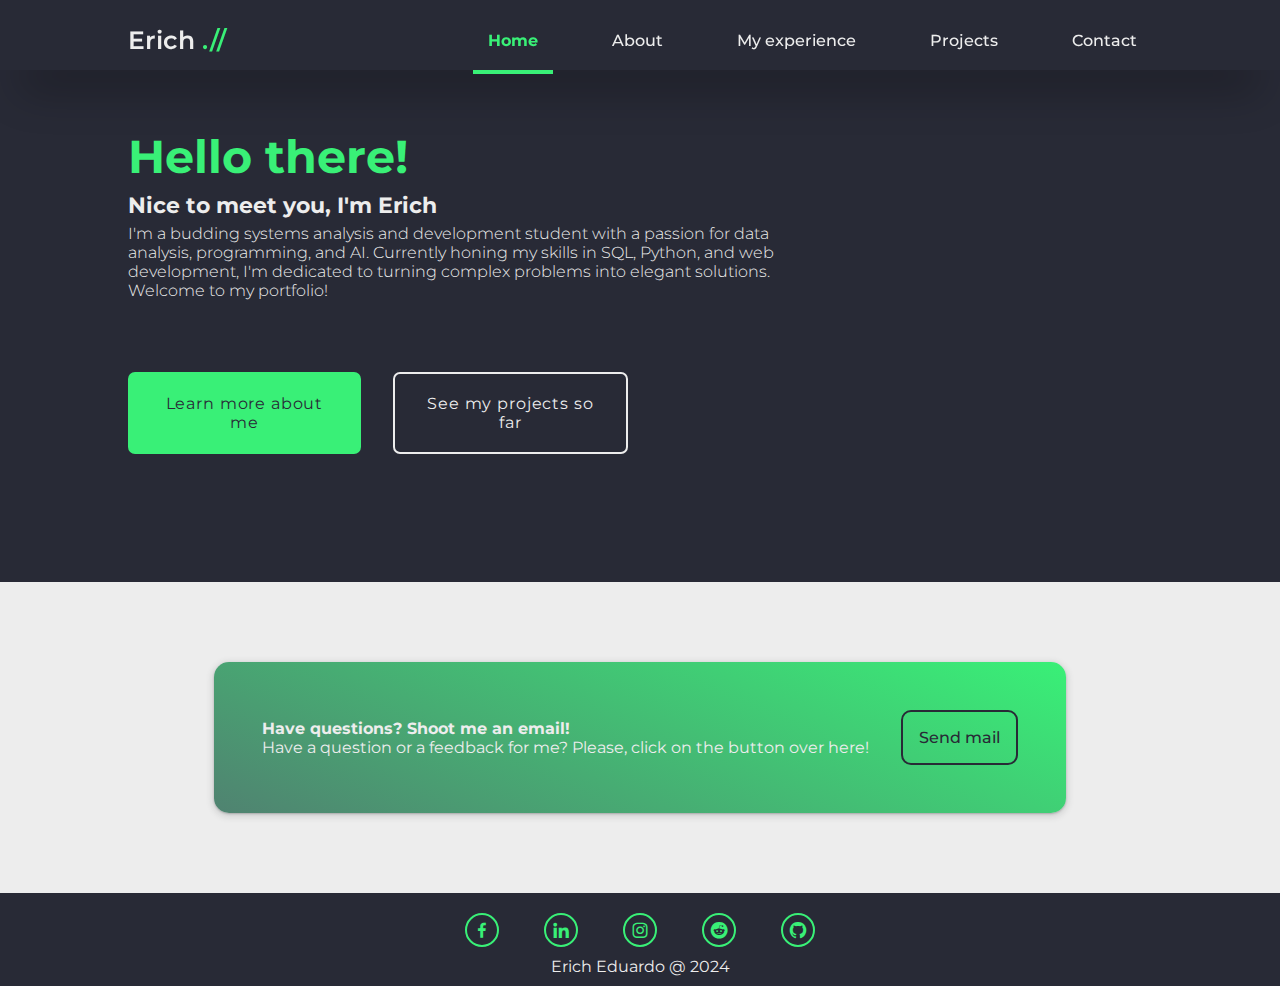
<file: index.html>
<!DOCTYPE html>
<html>
    <head>
        <meta charset="utf-8">
        <meta http-equiv="X-UA-Compatible" content="IE=edge">
        <title>Personal portfolio | Home</title>
        <meta name="description" content="">
        <meta name="viewport" content="width=device-width, initial-scale=1">
        <link rel="stylesheet" href="style/style.css">
        <link rel="preconnect" href="https://fonts.googleapis.com">
        <link rel="preconnect" href="https://fonts.gstatic.com" crossorigin>
        <link href="https://fonts.googleapis.com/css2?family=Montserrat:ital,wght@0,100..900;1,100..900&display=swap" rel="stylesheet">
        <link href='https://unpkg.com/boxicons@2.1.4/css/boxicons.min.css' rel='stylesheet'>
    </head>

    <body>
       <header class="header">
        <a href="index.html" class="logo">Erich <span class="dot">.//</span></a>
        <nav class="navbar">
            <a href="index.html" class="active menu-item">Home</a>
            <a href="pages/about.html" class="menu-item">About</a>
            <a href="pages/experience.html" class="menu-item">My experience</a>
            <a href="pages/projects.html" class="menu-item">Projects</a>
            <a href="pages/contact.html" class="menu-item">Contact</a>
        </nav>
        <button class="burger-menu"><i class='bx bx-menu'></i></button>
       </header>

        <section class="main">
            <div class="main-content">
                <h1 class="hello">Hello there!</h1>
                <h3 class="greeting">Nice to meet you, I'm Erich</h3>
                <p class="presentation">I'm a budding systems analysis and development student with a passion for data analysis, programming, and AI. Currently honing my skills in SQL, Python, and web development, I'm dedicated to turning complex problems into elegant solutions. Welcome to my portfolio!</p>
                <div class="button-box">
                    <a href="pages/about.html" class="about">Learn more about me</a>
                    <a href="pages/projects.html" class="projects">See my projects so far</a>
                </div>
            </div>            
        </section>

        <section class="call-section">
            <div class="box">
                <div class="text-box">
                <h4>Have questions? Shoot me an email!</h4>
                <p>Have a question or a feedback for me? Please, click on the button over here!</p>
                </div>  
                <a href="pages/contact.html">Send mail</a>
            </div>            
        </section>

        
        <footer class="footer">
            <div class="bottom-icon">
                 <a href="https://www.facebook.com/alan.wade.9634" target="_blank"><i class='bx bxl-facebook'></i></a>
                 <a href="https://www.linkedin.com/in/ericheduardo/" target="_blank"><i class='bx bxl-linkedin'></i></a>
                 <a href="#"><i class='bx bxl-instagram'></i></a>
                 <a href="https://www.reddit.com/user/EmotionalDraw633/" target="_blank"><i class='bx bxl-reddit'></i></a>
                 <a href="https://github.com/EduardErich" target="_blank"><i class='bx bxl-github'></i></a>
            </div>
            <div class="bottom-text">
             <p>Erich Eduardo @ 2024</p>
            </div>
         </footer>
         <script src="scripts/script.js" async defer></script>
     </body>
 </html>
</file>
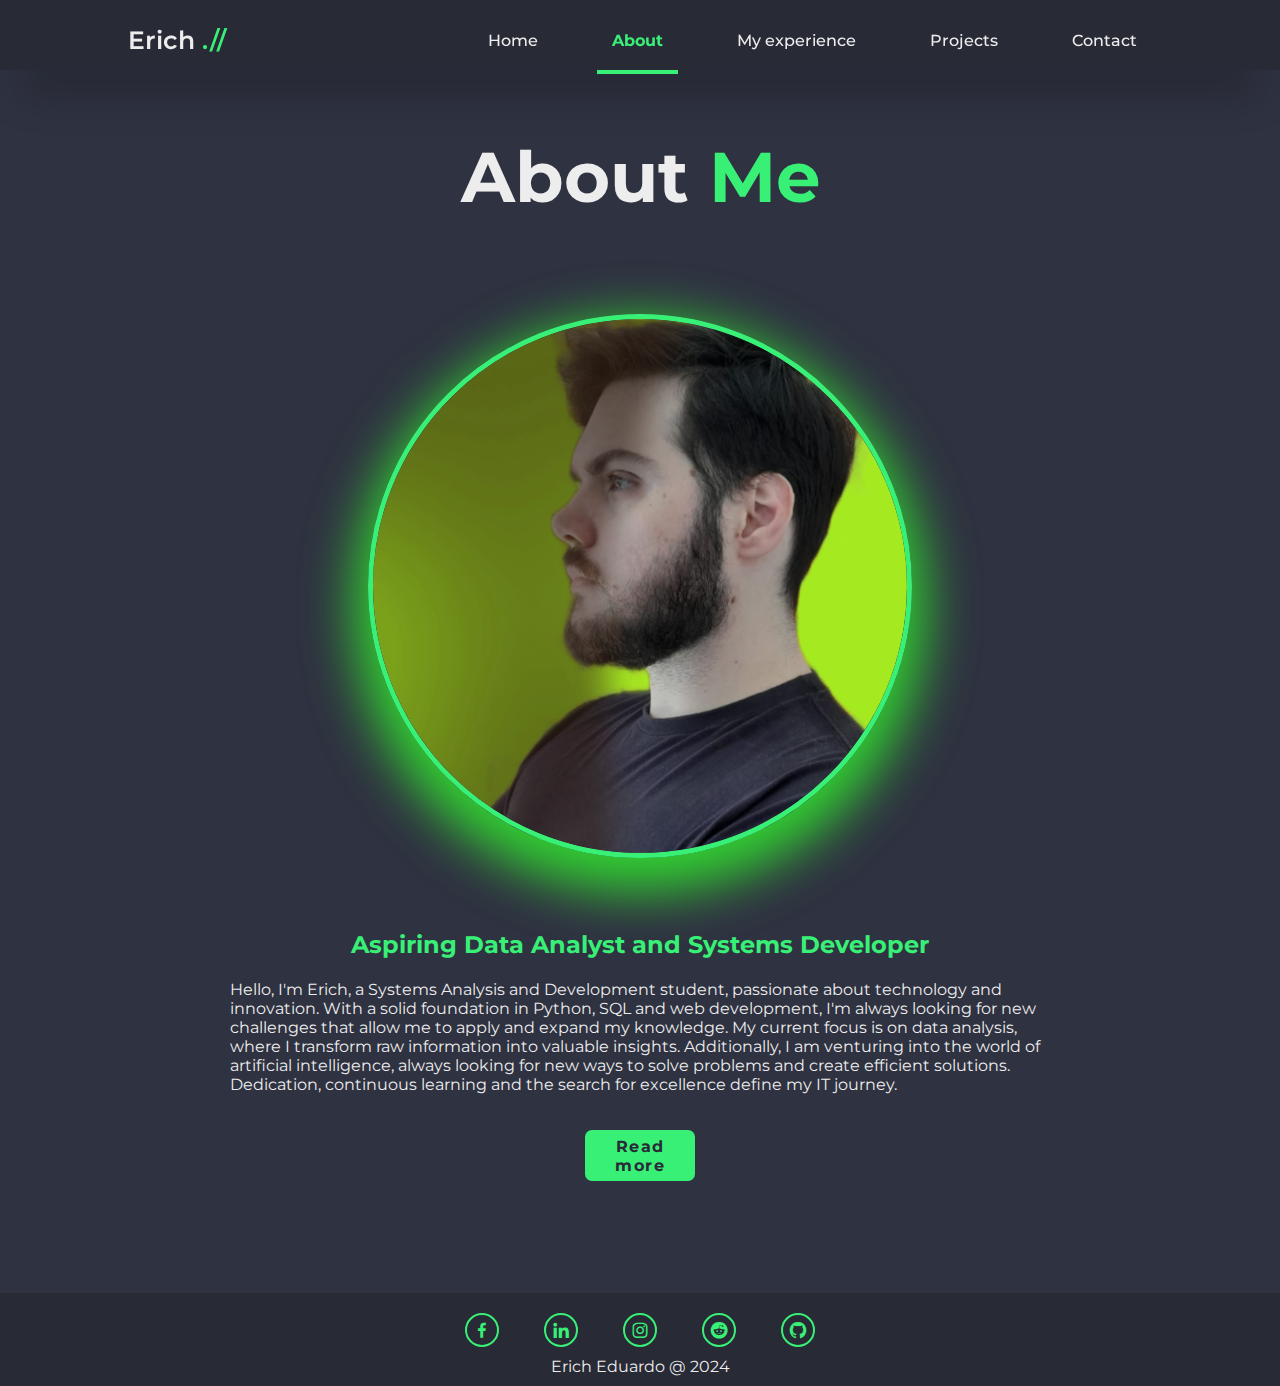
<file: pages/about.html>
<!DOCTYPE html>
<html>
    <head>
        <meta charset="utf-8">
        <meta http-equiv="X-UA-Compatible" content="IE=edge">
        <title>Personal portfolio | Home</title>
        <meta name="description" content="">
        <meta name="viewport" content="width=device-width, initial-scale=1">
        <link rel="stylesheet" href="../style/style.css">
        <link rel="preconnect" href="https://fonts.googleapis.com">
        <link rel="preconnect" href="https://fonts.gstatic.com" crossorigin>
        <link href="https://fonts.googleapis.com/css2?family=Montserrat:ital,wght@0,100..900;1,100..900&display=swap" rel="stylesheet">
        <link href='https://unpkg.com/boxicons@2.1.4/css/boxicons.min.css' rel='stylesheet'>
    </head>
    <body>
        <header class="header">
            <a href="../index.html" class="logo">Erich <span class="dot">.//</span></a>
            <nav class="navbar">
                <a href="../index.html" class="menu-item">Home</a>
                <a href="about.html" class="active menu-item">About</a>
                <a href="experience.html" class="menu-item">My experience</a>
                <a href="projects.html" class="menu-item">Projects</a>
                <a href="contact.html" class="menu-item">Contact</a>
            </nav>
            <button class="burger-menu"><i class='bx bx-menu'></i></button>
           </header>

           <section class="main-about">
            <div class="heading">
                <h2 class="about">About <span class="me">Me</span></h2>
            </div>
            
            <div class="image">                
                <img src="../img/profile-pic.png" alt="">
            </div>
            <div class="presentation">

                <h2>Aspiring Data Analyst and Systems Developer</h2>
                <p>Hello, I'm Erich, a Systems Analysis and Development student, passionate about 
                technology and innovation. With a solid foundation in Python, SQL and web development,
                I'm always looking for new challenges that allow me to apply and expand my knowledge.
                My current focus is on data analysis, where I transform raw information into valuable 
                insights. Additionally, I am venturing into the world of artificial intelligence,
                always looking for new ways to solve problems and create efficient solutions.
                Dedication, continuous learning and the search for excellence define my IT journey.</p>
            </div>
            <div class="button-box">
                <a href="">Read more</a>
            </div>
           </section>
           
           <footer class="footer">
            <div class="bottom-icon">
                 <a href="https://www.facebook.com/alan.wade.9634" target="_blank"><i class='bx bxl-facebook'></i></a>
                 <a href="https://www.linkedin.com/in/ericheduardo/" target="_blank"><i class='bx bxl-linkedin'></i></a>
                 <a href="#"><i class='bx bxl-instagram'></i></a>
                 <a href="https://www.reddit.com/user/EmotionalDraw633/" target="_blank"><i class='bx bxl-reddit'></i></a>
                 <a href="https://github.com/EduardErich" target="_blank"><i class='bx bxl-github'></i></a>
            </div>
            <div class="bottom-text">
             <p>Erich Eduardo @ 2024</p>
            </div>
         </footer>
         <script src="../scripts/script.js" async defer></script>
     </body>
 </html>
</file>
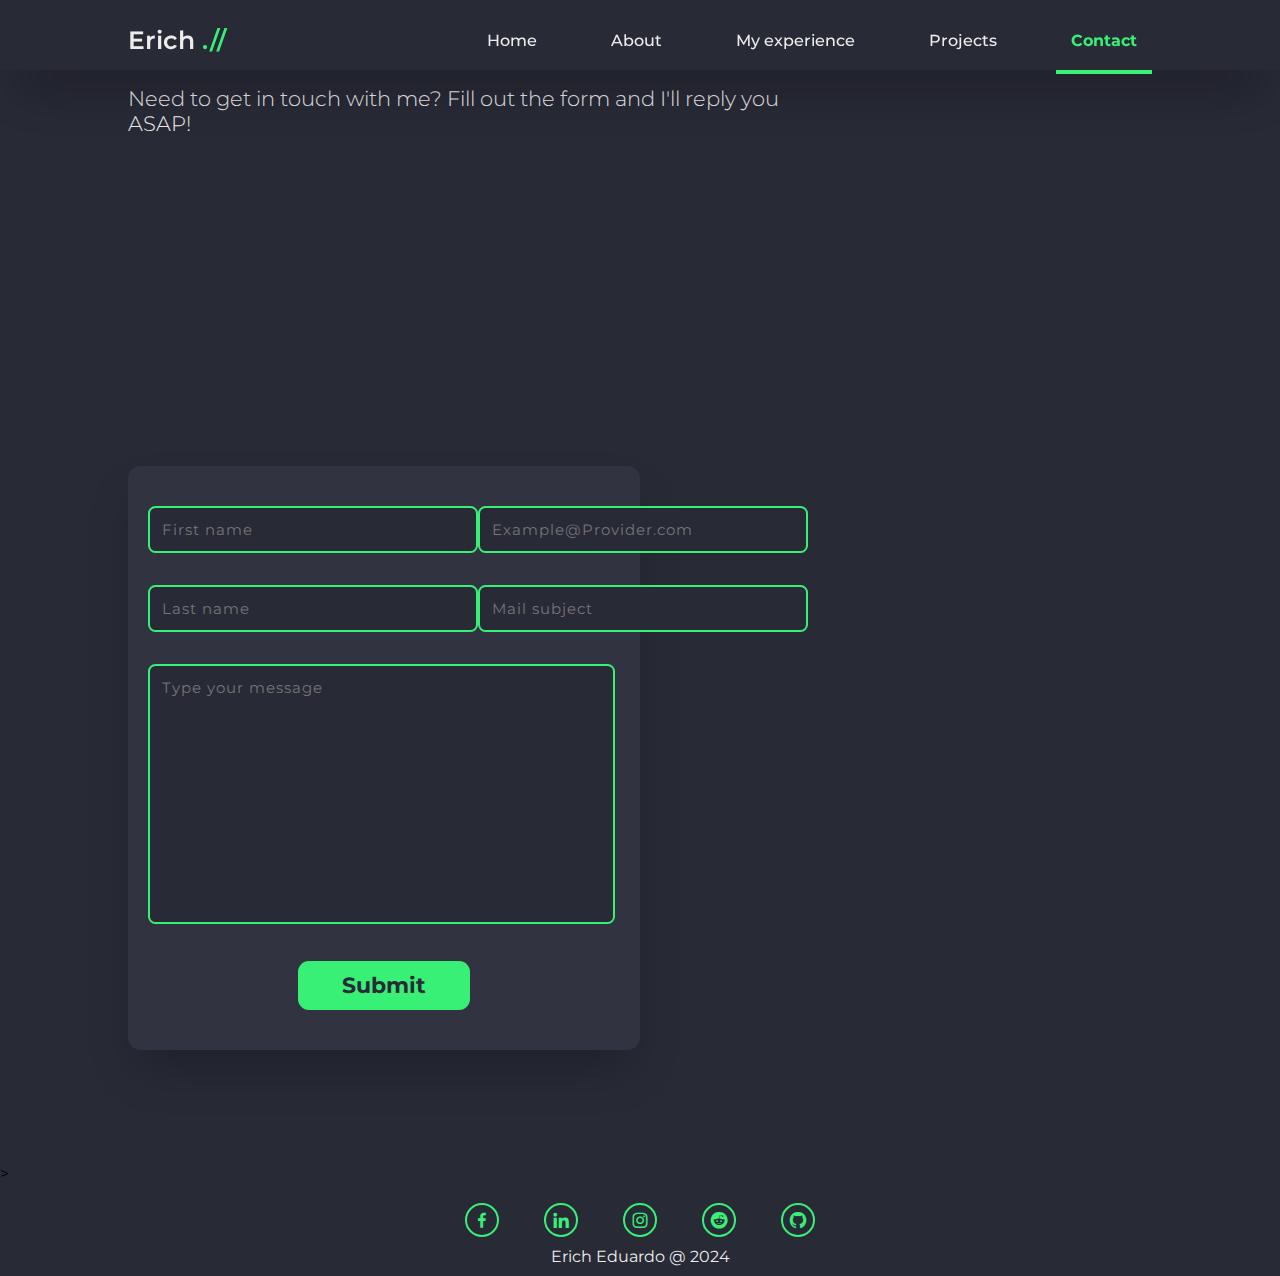
<file: pages/contact.html>
<!DOCTYPE html>
<html>
    <head>
        <meta charset="utf-8">
        <meta http-equiv="X-UA-Compatible" content="IE=edge">
        <title>Personal portfolio | Home</title>
        <meta name="description" content="">
        <meta name="viewport" content="width=device-width, initial-scale=1">
        <link rel="stylesheet" href="../style/style.css">
        <link rel="preconnect" href="https://fonts.googleapis.com">
        <link rel="preconnect" href="https://fonts.gstatic.com" crossorigin>
        <link href="https://fonts.googleapis.com/css2?family=Montserrat:ital,wght@0,100..900;1,100..900&display=swap" rel="stylesheet">
        <link href='https://unpkg.com/boxicons@2.1.4/css/boxicons.min.css' rel='stylesheet'>
    </head>
    <body>
        <header class="header">
            <a href="../index.html" class="logo">Erich <span class="dot">.//</span></a>
            <nav class="navbar">
                <a href="../index.html" class="menu-item">Home</a>
                <a href="about.html" class="menu-item">About</a>
                <a href="experience.html" class="menu-item">My experience</a>
                <a href="projects.html" class="menu-item">Projects</a>
                <a href="contact.html" class="active menu-item">Contact</a>
            </nav>
            <button class="burger-menu"><i class='bx bx-menu'></i></button>
           </header>

           <section class="main contact">
            <div class="heading">
                <h2>Contact <span class="me">Me!</span></h2>
                <p>Need to get in touch with me? Fill out the form and I'll reply you ASAP!</p>
            </div>
            <form action="#" class="form">
                <div class="input-field">
                    <div class="input-box">
                        <input type="text" placeholder="First name">
                        <input type="text" placeholder="Last name">
                    </div>
                    <div class="input-box">
                        <input type="email" placeholder="Example@Provider.com">
                        <input type="text" placeholder="Mail subject">
                    </div>
                </div>
                <div class="input-box message">
                    <input type="text" placeholder="Type your message">
                </div>
                <div class="submit-cont">
                    <input type="submit" value="Submit" class="submit">
                </div>
           </section>>
              

           <footer class="footer">
            <div class="bottom-icon">
                 <a href="https://www.facebook.com/alan.wade.9634" target="_blank"><i class='bx bxl-facebook'></i></a>
                 <a href="https://www.linkedin.com/in/ericheduardo/" target="_blank"><i class='bx bxl-linkedin'></i></a>
                 <a href="#"><i class='bx bxl-instagram'></i></a>
                 <a href="https://www.reddit.com/user/EmotionalDraw633/" target="_blank"><i class='bx bxl-reddit'></i></a>
                 <a href="https://github.com/EduardErich" target="_blank"><i class='bx bxl-github'></i></a>
            </div>
            <div class="bottom-text">
             <p>Erich Eduardo @ 2024</p>
            </div>
         </footer>
         <script src="../scripts/script.js" async defer></script>
     </body>
 </html>
</file>
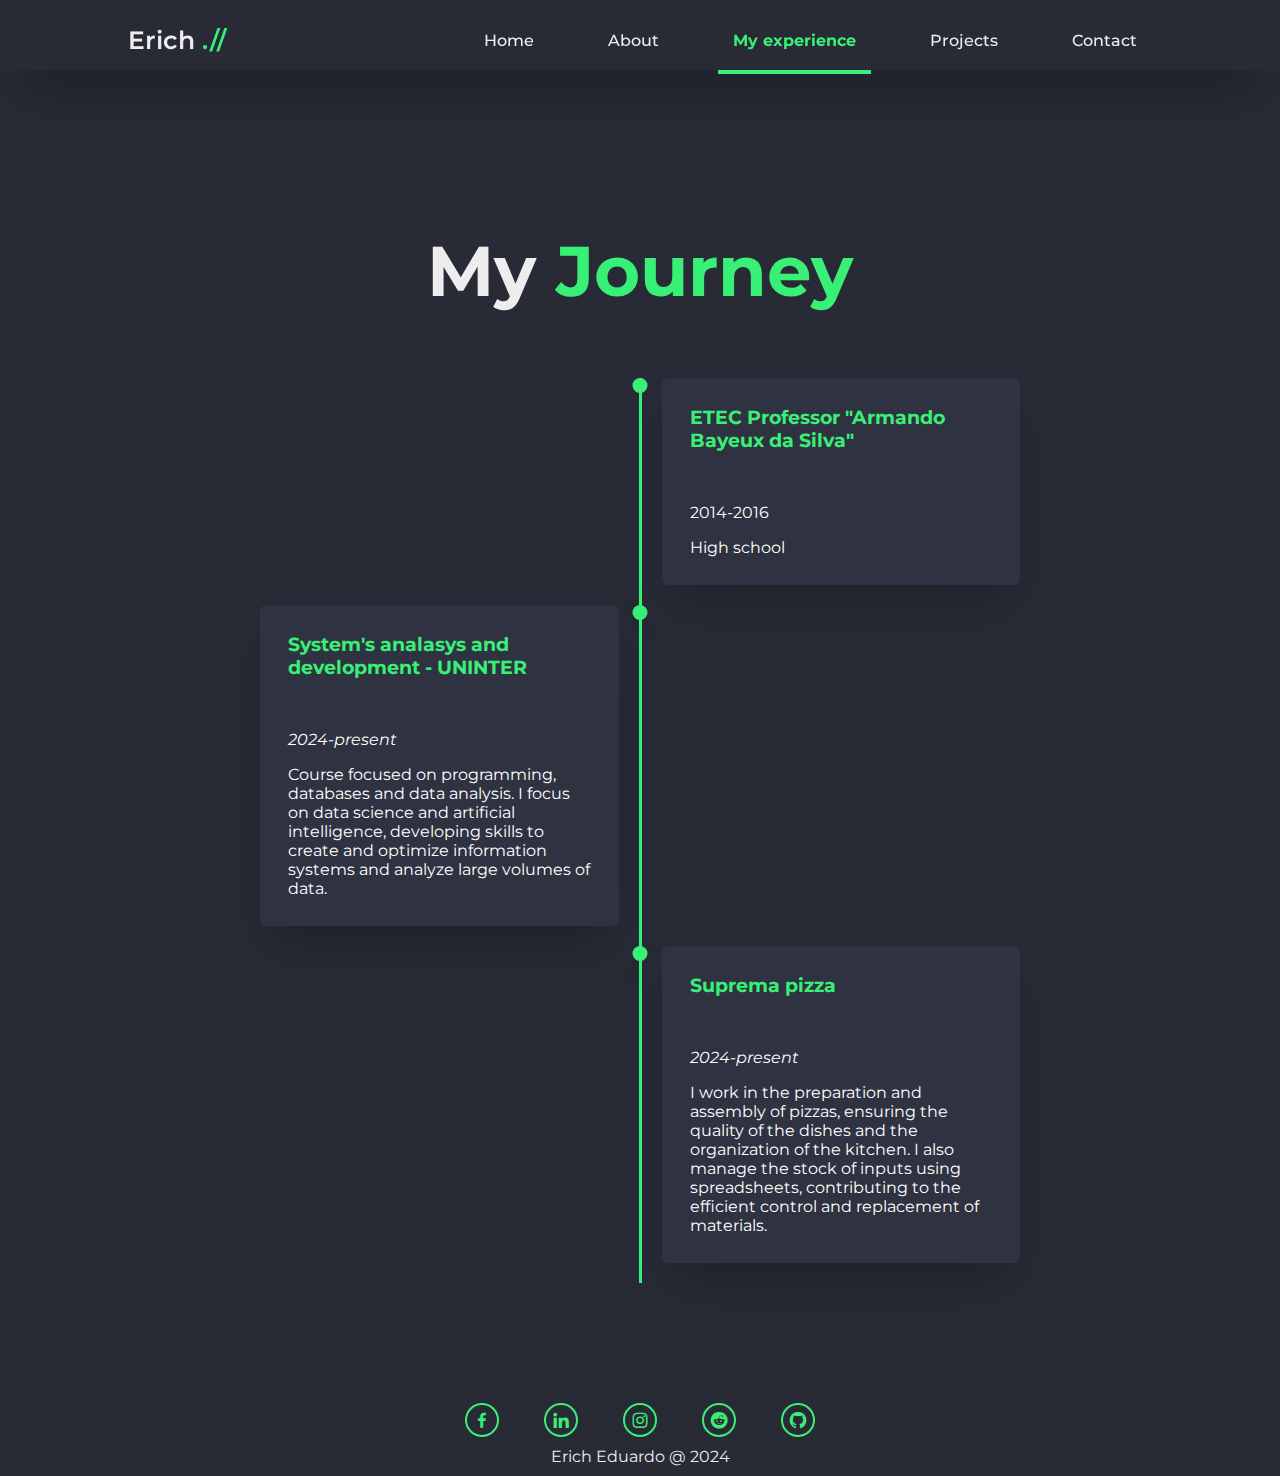
<file: pages/experience.html>
<!DOCTYPE html>
<html>
    <head>
        <meta charset="utf-8">
        <meta http-equiv="X-UA-Compatible" content="IE=edge">
        <title>Personal portfolio | Home</title>
        <meta name="description" content="">
        <meta name="viewport" content="width=device-width, initial-scale=1">
        <link rel="stylesheet" href="../style/style.css">
        <link rel="preconnect" href="https://fonts.googleapis.com">
        <link rel="preconnect" href="https://fonts.gstatic.com" crossorigin>
        <link href="https://fonts.googleapis.com/css2?family=Montserrat:ital,wght@0,100..900;1,100..900&display=swap" rel="stylesheet">
        <link href='https://unpkg.com/boxicons@2.1.4/css/boxicons.min.css' rel='stylesheet'>
    </head>
    <body>
        <header class="header">
            <a href="../index.html" class="logo">Erich <span class="dot">.//</span></a>
            <nav class="navbar">
                <a href="../index.html" class="menu-item">Home</a>
                <a href="about.html" class="menu-item">About</a>
                <a href="experience.html" class="active menu-item">My experience</a>
                <a href="projects.html" class="menu-item">Projects</a>
                <a href="contact.html" class="menu-item">Contact</a>
            </nav>
            <button class="burger-menu"><i class='bx bx-menu'></i></button>
           </header>

        <section class="design-section">
            <div class="heading">
                <h2>My <span class="me">Journey</span></h2>
            </div>
            <div class="timeline">
                <div class="timeline-empty"></div>
                <div class="timeline-middle">
                        <div class="timeline-circle"></div>
                    </div>
                    <div class="timeline-component timeline-content">
                        <h3>ETEC Professor "Armando Bayeux da Silva"</h3>
                        <br>
                        <p>2014-2016</p>
                        <p>High school</p>
                </div>
                        <div class="timeline-component timeline-content">
                                <h3>System's analasys and development - UNINTER</h3>
                                <br>
                                <i>2024-present</i>
                                <p>Course focused on programming, databases and data analysis. I focus on data science and artificial intelligence, developing skills to create and optimize information systems and analyze large volumes of data.</p>
                        </div>
                        <div class="timeline-middle">
                            <div class="timeline-circle"></div>
                        </div>
                        <div class="timeline-empty">
                        </div>

                        <div class="timeline-empty">
                        </div>

                    <div class="timeline-middle">
                        <div class="timeline-circle"></div>
                    </div>
                    <div class=" timeline-component timeline-content">
                        <h3>Suprema pizza</h3>
                        <br>
                        <i>2024-present</i>
                        <p>I work in the preparation and assembly of pizzas, ensuring the quality of the dishes and the organization of the kitchen. I also manage the stock of inputs using spreadsheets, contributing to the efficient control and replacement of materials.</p>
                </div>
            </div>        
        </section>

        <footer class="footer">
            <div class="bottom-icon">
                 <a href="https://www.facebook.com/alan.wade.9634" target="_blank"><i class='bx bxl-facebook'></i></a>
                 <a href="https://www.linkedin.com/in/ericheduardo/" target="_blank"><i class='bx bxl-linkedin'></i></a>
                 <a href="#"><i class='bx bxl-instagram'></i></a>
                 <a href="https://www.reddit.com/user/EmotionalDraw633/" target="_blank"><i class='bx bxl-reddit'></i></a>
                 <a href="https://github.com/EduardErich" target="_blank"><i class='bx bxl-github'></i></a>
            </div>
            <div class="bottom-text">
             <p>Erich Eduardo @ 2024</p>
            </div>
         </footer>
         <script src="../scripts/script.js" async defer></script>
     </body>
 </html>
</file>
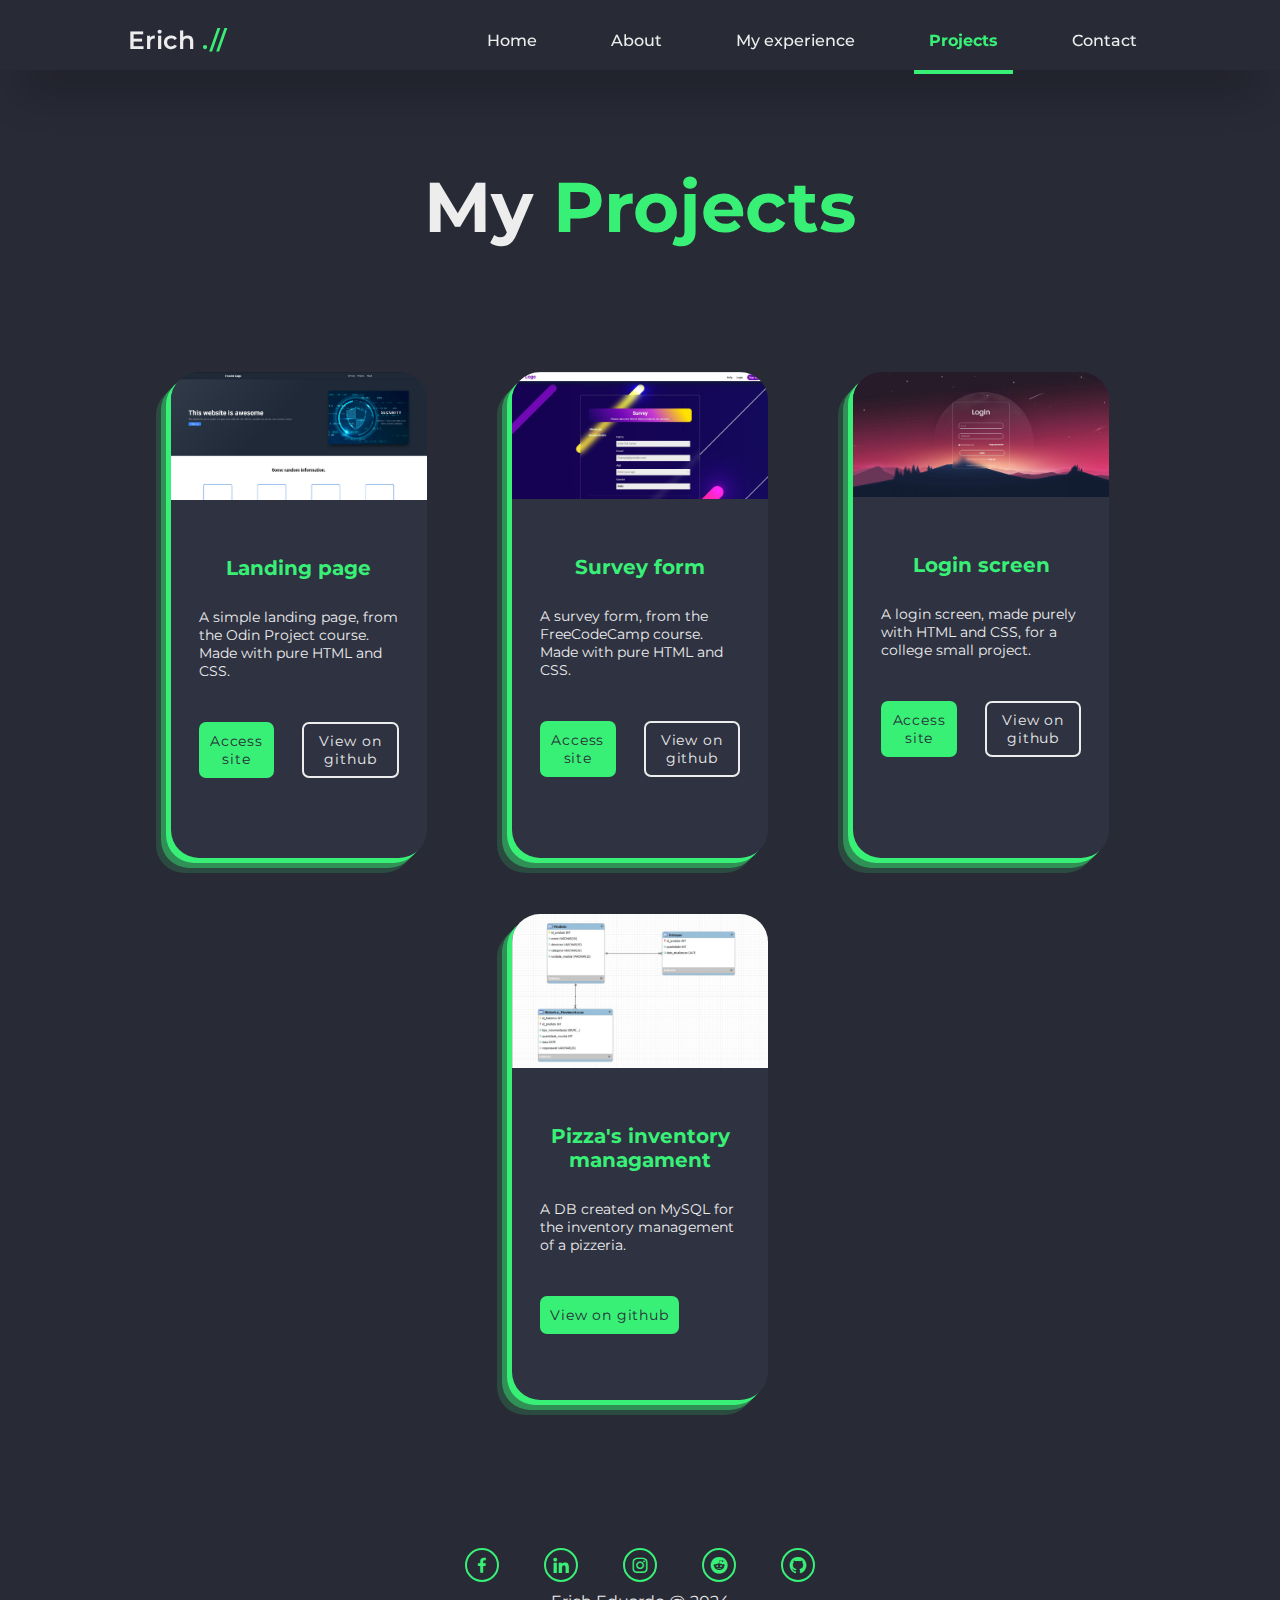
<file: pages/projects.html>
<!DOCTYPE html>
<html>
    <head>
        <meta charset="utf-8">
        <meta http-equiv="X-UA-Compatible" content="IE=edge">
        <title>Personal portfolio | Home</title>
        <meta name="description" content="">
        <meta name="viewport" content="width=device-width, initial-scale=1">
        <link rel="stylesheet" href="../style/style.css">
        <link rel="preconnect" href="https://fonts.googleapis.com">
        <link rel="preconnect" href="https://fonts.gstatic.com" crossorigin>
        <link href="https://fonts.googleapis.com/css2?family=Montserrat:ital,wght@0,100..900;1,100..900&display=swap" rel="stylesheet">
        <link href='https://unpkg.com/boxicons@2.1.4/css/boxicons.min.css' rel='stylesheet'>
    </head>
    <body>
        <header class="header">
            <a href="../index.html" class="logo">Erich <span class="dot">.//</span></a>
            <nav class="navbar">
                <a href="../index.html" class="menu-item">Home</a>
                <a href="about.html" class="menu-item">About</a>
                <a href="experience.html" class="menu-item">My experience</a>
                <a href="projects.html" class="active menu-item">Projects</a>
                <a href="contact.html" class="menu-item">Contact</a>
            </nav>
            <button class="burger-menu"><i class='bx bx-menu'></i></button>
           </header>
        
        <section class="project-section">
            <div class="heading">
                <h2>My <span class="me">Projects</span></h2>
            </div>
            <div class="card-container">
                <div class="project-card">
                    <img src="../img/landing-page.jpg" alt="">
                <div class="text-card">                    
                        <h3>Landing page</h3>
                        <p>A simple landing page, from the Odin Project course. Made with pure HTML and CSS.</p>                              
                        <div class="button-box">
                            <a href="https://eduarderich.github.io/Landing-page-Odin-Project/" target="_blank">Access site</a>
                            <a href="https://github.com/EduardErich/Landing-page-Odin-Project" target="_blank">View on github</a>             
                        </div> 
                    </div>
                </div>
                <div class="project-card">
                    <img src="../img/survey-form.jpg" alt="">
                <div class="text-card">                    
                        <h3>Survey form</h3>
                        <p>A survey form, from the FreeCodeCamp course. Made with pure HTML and CSS.</p>                              
                        <div class="button-box">
                            <a href="https://eduarderich.github.io/Survey-form/" target="_blank">Access site</a>
                            <a href="https://github.com/EduardErich/Survey-form" target="_blank">View on github</a>             
                        </div> 
                    </div>
                </div>
                <div class="project-card">
                    <img src="../img/login.jpg" alt="">
                <div class="text-card">                    
                        <h3>Login screen</h3>
                        <p>A login screen, made purely with HTML and CSS, for a college small project.</p>                              
                        <div class="button-box">
                            <a href="https://eduarderich.github.io/UNINTER-Form/" target="_blank">Access site</a>
                            <a href="https://github.com/EduardErich/UNINTER-Form" target="_blank">View on github</a>             
                        </div> 
                    </div>
                </div>
                <div class="project-card">
                    <img src="../img/pizza-db.jpg" alt="">
                <div class="text-card">                    
                        <h3>Pizza's inventory managament</h3>
                        <p>A  DB created on MySQL for the inventory management of a pizzeria.</p>                              
                        <div class="button-box">
                            <a href="https://github.com/EduardErich/Survey-form" target="_blank">View on github</a>             
                        </div> 
                    </div>
                </div>
            </div>  
        </section>

        <footer class="footer">
           <div class="bottom-icon">
                <a href="https://www.facebook.com/alan.wade.9634" target="_blank"><i class='bx bxl-facebook'></i></a>
                <a href="https://www.linkedin.com/in/ericheduardo/" target="_blank"><i class='bx bxl-linkedin'></i></a>
                <a href="#"><i class='bx bxl-instagram'></i></a>
                <a href="https://www.reddit.com/user/EmotionalDraw633/" target="_blank"><i class='bx bxl-reddit'></i></a>
                <a href="https://github.com/EduardErich" target="_blank"><i class='bx bxl-github'></i></a>
           </div>
           <div class="bottom-text">
            <p>Erich Eduardo @ 2024</p>
           </div>
        </footer>
        <script src="../scripts/script.js" async defer></script>
    </body>
</html>
</file>
<file: style/style.css>
* {
    margin: 0;
    padding: 0;
    box-sizing: border-box;
    font-family: "Montserrat", sans-serif;
}

body {
    background-color: #282A36;
}

a {
    text-decoration: none;
    transition: all 0.4s;
}

input:focus {
    outline: none;
}
/* Defining a menu navbar */
.header {
    position: fixed;
    top: 0;
    left: 0;
    width: 100%;
    padding: 25px 10% 15px;
    display: flex;
    justify-content: space-between;
    align-items: center;
    transition: 0.3s;
    background-color: #282A36;
    box-shadow: rgba(0, 0, 0, 0.296) 0px 40px 43px -20px;
    z-index: 10;
}

.logo {
    color: #ededed;
    font-size: 25px;
    text-decoration: none;
    font-weight: 600;
}

.dot {
    color: #39f077;
    font-size: 25px;
    margin-left: 0;
}

.burger-menu {
    font-size: 30px;
    color: #ededed;
    background-color: transparent;
    border: none;
    display: none;
}
.navbar a {
    color: #ededed;
    font-size: 16px;
    font-weight: 500;
    margin-left: 40px;
    padding: 0 15px 20px;
}

.navbar a:hover,
.burger-menu:hover {
    color: #39f077;
}

.navbar a.active {
    color: #39f077;
    font-weight: 700;
    border-bottom: solid 4px;
}

/* Defining the main presentation */
.main {
    display: flex;
    align-items: center;                                                                                 ;
    padding: 10% 10%;
    color: #ededed;
    height: auto;
}

.main h1 {
    font-size: 46px;
    font-weight: 700;
    color:#39f077;
    padding-bottom: 7px;
}

.main h3 {
    font-size: 22px;
    padding-bottom: 5px;
}

.main p {
    font-weight: 300;
    padding-bottom: 8%;
    max-width: 700px;
}

.button-box {
    display: flex;
    justify-content: space-between;
    max-width: 500px;    
    gap: 2em;
    padding-top: 1em;
}

.button-box a {
    text-decoration: none;
    text-align: center;
    color: #ededed;
    background-color: transparent;
    border: 2px solid #ededed;
    border-radius: 7px;
    padding: 4%;
    letter-spacing: 0.85px;
}

.button-box a:nth-child(1) {
    color: #282A36;
    background-color: #39f077;
    border: 2px solid #39f077;
}

.button-box a:hover {
    border: 2px solid #39f077;
    background-color: #39f077;
    color:#282A36;   
}

.button-box a:nth-child(1):hover {   
    background-color: #21a14c;
    border: 2px solid #21a14c;
    color: #ededed;
}

.call-section{
    background-color: #ededed;
    width: 100%;
    height: auto;
    display: flex;
    justify-content: center;
    padding: 5em;
}

.text-box {
    color: #ededed;
}

.box {
    background: rgb(57,240,119);
    background: linear-gradient(203deg, rgba(57,240,119,1) 0%, rgba(79,130,112,0.9977124638918067) 100%); 
    border-radius: 15px;
    padding: 3em;
    display: flex;
    justify-content: space-between;
    align-items: center;
    gap: 2em;
    box-shadow: rgba(60, 64, 67, 0.3) 0px 1px 2px 0px, rgba(60, 64, 67, 0.15) 0px 2px 6px 2px;
}

.box a {
    border: 2px solid #282A36;
    border-radius: 10px;
    color: #282A36;
    font-weight: 500;   
    padding: 1em;
    
}

.box a:hover {
    border: 2px solid #ededed;
    background-color: #ededed;
    color:  rgba(9,121,90,1);
    font-weight: 500;
}
/* Defining footer */
.footer {
    background-color: transparent;
    padding: 20px 0 10px;
    bottom: 0px;
    width: 100%;
    display: flex;
    flex-direction: column;
    align-items: center;
}

.bottom-icon {   
    padding: 0;
    display: flex;
    margin-bottom: 10px;
    justify-content: space-between;
    gap: 45px;
}

.bottom-icon a {    
    display: flex;
    font-size: 20px;
    color:#39f077;
    padding: 5px;
    border: 2px solid #39f077;
    border-radius: 50%;
}

.bottom-icon a:hover {
    color: #282A36;
    background-color: #39f077;
    border: 2px solid #39f077;
}

.bottom-text {
    color: #ededed;
}

/*Defining Form*/
.main.contact {
    display: flex;
    justify-content: space-between;
    align-items: center;
    flex-wrap: wrap;
    height: auto;
    padding: 0 10% 15px;
    color: #ededed;
    margin-bottom: 11vh;
}

.heading {
    color: #ededed;
    font-size: 47px;
    padding: 45px 0 0;
    height: 32vh;
    display: flex;
    flex-direction: column;
    justify-content: space-between;
}

.me {
    color:#39f077;
}

.heading p {
    font-size: 21px;
}

.form {
    margin-top: 20vh;
    width: 50%;
    padding: 40px 20px 40px;
    display: flex;
    flex-wrap: wrap;
    background-color: #353744c5;
    border-radius: 0.8em;
    box-shadow: rgba(0, 0, 0, 0.25) 0px 25px 50px -12px;
}

.input-field {
    display: flex;
    width: 100%;
    justify-content: space-between;
}

.input-box{
    display: flex;
    flex-direction: column;
    gap: 2em;   
}

.input-box input {
    background-color: #282A36;
    color: #ededed;
    letter-spacing: 1px;
    font-size: 15px;
    padding: 12px;
    width: 22em;
    border: 2px solid #39f077;
    border-radius: 0.5em;    
}

.input-box.message {
    margin-top: 2em;
    width: 99%;
}

.message input {
    width: 100%;
    padding-bottom: 25vh;
}

.submit-cont {
    display: flex;
    justify-content: center;
    width: 100%;
}

.submit {    
    color:#282A36;
    font-size: 22px;
    font-weight: 700;
    padding: 0.5em 2em;
    border-radius: 0.5em;
    background-color: #39f077;
    margin-top: 1.7em;
    border: none;
}

.submit:hover {
    background-color: #21a14c;
}

/*Defining about section */
.main-about {
    display: flex;
    align-items: center;
    flex-direction: column;
    margin-top: 4.4em;
    background-color: #2f3241;
    padding-bottom: 1em;                                                                               
    padding: 5% 10%;
    color: #ededed;
}

.heading {
    display: flex;
    height: auto;
    margin-bottom: 2em;
    padding: 0;
}
.about{
    padding: 0;
}

.image {
    display: flex;
    justify-content: center;
    
}
.image img {
    width: 34em;
    border: 5px solid #39f077;
    border-radius: 50%;
    box-shadow: 0 20px 50px 15px limegreen;
}

.presentation {
    display: flex;
    flex-direction: column;
    align-items: center;
}
.presentation h2 {
    margin-top: 3em;
    color: #39f077;
}
.presentation p {
    color: #ededed;
    padding: 2% 10%;
}

.main-about a {
    background-color:#39f077;
    border: 2px solid #39f077;
    color:#282A36;
    font-weight: 700;
    letter-spacing: 1.5px;
    margin-bottom: 3em;
}

.main-about a:hover {
    background-color: #70C247;
    border: 2px solid #70C247;
}

/* Defining my experience*/
.design-section {
  display: flex;
  flex-direction: column;
  align-items: center;
  justify-content: center;
  background-color: #282A36;
  min-height: 100vh;
  padding: 100px 0;
  margin-top: 5%;
}

.design-section .heading {
    margin: 5% 0;
}
.timeline {
  width: 80%;
  height: auto;
  max-width: 800px;
  margin: 0 auto;
  display: flex;
  flex-direction: column;
}

.timeline-content {
  padding: 20px;
  background: #2f3241;
  -webkit-box-shadow: rgba(0, 0, 0, 0.25) 0px 25px 50px -12px;
  box-shadow: rgba(0, 0, 0, 0.25) 0px 25px 50px -12px;
  border-radius: 5px;
  color: white;
  padding: 1.75rem;
  transition: 0.4s ease;
  overflow-wrap: break-word !important;
  margin: 1rem;
  margin-bottom: 20px;
  border-radius: 6px;
}

.timeline-component {
  margin: 0px 20px 20px 20px;
  display: flex;
  flex-direction: column;
  gap: 1em;
}

.timeline-component h3 {
    color: #39f077;
}

@media screen and (min-width: 768px) {
  .timeline {
    display: grid;
    grid-template-columns: 1fr 3px 1fr;

  }
  .timeline-middle {
    position: relative;
    background-color: #39f077;
    width: 3px;
    height: 100%;
  }
  .main-middle {
    opacity: 0;
  }
  .timeline-circle {
    position: absolute;
    top: 0;
    left: 50%;
    width: 15px;
    height: 15px;
    border-radius: 50%;
    background-color: #39f077;
    -webkit-transform: translateX(-50%);
            transform: translateX(-50%);
  }
}

/* Defining my projects*/
.project-section {
    display: flex;
    flex-direction: column;
    align-items: center;
    justify-content: center;
    background-color: #282A36;
    padding: 100px 0;
    margin-top: 5%;
}

.card-container {    
    display: flex;
    justify-content: space-around;
    flex-wrap: wrap;
    width: 80%;
}

.project-card {
    display: flex;
    flex-direction: column;
    background-color: #2f3241;
    width: 25%;
    height: 54vh;
    border-radius: 2em;
    color: #ededed;
    gap: 1em;
    box-shadow: #39f077 -5px 5px, #39f0766d -10px 10px, #39f0762b -15px 15px;
    transition: 0.4s;
    font-size: 14px;
    margin: 2em;
}

.project-card:hover {
    height: 56vh;
    width: 27%;
    transition: 0.4s;
    font-size: 16px;
    gap:0.5em;
}

.project-card h3{
    color: #39f077;
    font-size: 20px;
    text-align: center;
}

.project-card img {
    width: 100%;
    margin-bottom: 1em;
    border-radius: 2em 2em 0 0;
}

.text-card {
    display: flex;
    flex-direction: column;
    padding: 2em;
    gap: 2em;
}

/*  Small devices*/
@media (max-width: 767.98px) {
    /*navbar*/
    .header {
        position: fixed;
        top: 0;
        left: 0;
        width: 100%;
        padding: 20px 8% 10px;
        display: flex;
        justify-content: flex-end;
        align-items: center;
        transition: 0.3s;
        box-shadow: rgba(0, 0, 0, 0.296) 0px 40px 43px -20px;        
    }
    .navbar {
        display: none;
        flex-direction: column;
        background-color: #282A36;
        position: absolute;
        top: 100%;
        left: 0;
        width: 100%;
        padding: 10px 0;
    }
    .logo {
       margin-right: 25%;
    }
    
    .navbar a {
        margin: 10px 0;
        text-align: center;
        width: 100%;
        margin: 0;
        padding: 10px;
        }
        
    .navbar a:hover {
        background-color: #404352ba;
    }

    .navbar a.active {
        border: none;
    }
        
    .burger-menu {
        display: block;
        cursor: pointer;
    }
    .navbar.active {
        display: flex;
    }

    /*main presentation*/
    .main {
        display: flex;
        align-items: center;
        height: 65vh;
        margin-top: 10%;
        padding: 20px 10% 0px;
        color: #ededed;
        max-width: 900px;
    }

    .button-box {       
        padding: 0;
        display: flex;
        flex-direction: column;
        align-content: flex-end;
        align-items: center;
        gap: 20px;
        
    }

    .button-box a {
        text-decoration: none;
        border: 2px solid #ededed;
        border-radius: 10px;        
        letter-spacing: 0.85px;
        width: 230px;
    }

    .button-box a:hover {
        color: #282A36;
        background-color: #39f077;
        border: 2px solid #39f077;
        font-size: 15px;
        font-weight: bold;
    }

    .call-section {
        padding: 5%;
    }
    .box {
        padding: 5%;
        flex-direction: column;
    }
    /* Defining footer */
    .footer {        
        margin-bottom: 5px;
        padding: 20px;
        bottom: 0px;
        width: 100%;
        display: flex;
        flex-direction: column;
        align-content: center;
    }

    .bottom-icon {
        width: 90%;
        margin: 0;
        padding: 0;
        gap: 0;
    }

    .bottom-icon a{
        margin-bottom: 0.8em;
        padding: 0;
        font-size: 24px;
    }
    /*Defining Form*/
    .main.contact {
        display: flex;
        padding: 0;
        flex-wrap: wrap;
        height: auto;
        color: #ededed;
        margin-bottom: 11vh;        
    }

    .heading {
        color: #ededed;
        font-size: 37px;
        padding: 45px 0 0;
        margin: 30px 0 -75px;
        height: auto;
        display: flex;
        flex-direction: column;
        justify-content: space-between;
    }

    .heading p {
        font-size: 18px;
    }

    .form {
        width: 100%;
        display: flex;
        flex-wrap: wrap;
        justify-content: space-around;
        background-color: #353744c5;
        border-radius: 0.8em;
        box-shadow: rgba(0, 0, 0, 0.25) 0px 25px 50px -12px;
    }

    .input-field {
        flex-direction: column;          
    }
    
    .input-box{
        display: flex;
        flex-direction: column;
        gap: 2em;
        margin-top: 2em;
        padding: 0;
    }

    .input-box input {
        background-color: #282A36;
        color: #ededed;
        letter-spacing: 1px;
        font-size: 15px;
        padding: 12px;
        width: 100%;
        border: 2px solid #39f077;
        border-radius: 0.5em;
        flex-grow: 1;
    }

    .input-box.message {
        margin-top: 2em;
        margin-right: 10px;
    }

    .message input {
        padding-bottom: 15vh;
    }

    .submit {    
        font-size: 22px;
        font-weight: 700;
        padding: 0.5em 2em;
        border-radius: 0.5em;
        background-color: #39f077;
        margin-top: 1.7em;
        border: none;
    }

    .submit:hover {
        background-color: #3aba64e4;
    }

    /* Defining about */
    .main-about {        
        padding: 0;
    }
    
    .image {
        margin: 10em 10% 1em;
        padding: 0.4em; 
    }

    .image img {
        width: 100%;
    }

    .presentation {
        align-content: center;
        padding-bottom: 3em;
        gap: 1em;
    }

    .presentation h2 {
    margin-left: 10%;
    }

    .main-about a {
    text-align: center;
    padding: 1em 3em;
    }

    /* Project section*/
    .project-section .heading {
        margin: 0 0 3%;
    }

    .card-container {
        flex-direction: column;
        justify-content: center;
        align-items: center;
        align-content: center;
        width: 100%;
        margin-top: 20vh;
        gap: 5em;
    }

    .project-card {
        width: 75%;        
        height: auto;
        margin: 0.5em;
    }

    .project-card:hover {
        height: auto;
        width: 90%;
    }
}
</file>
